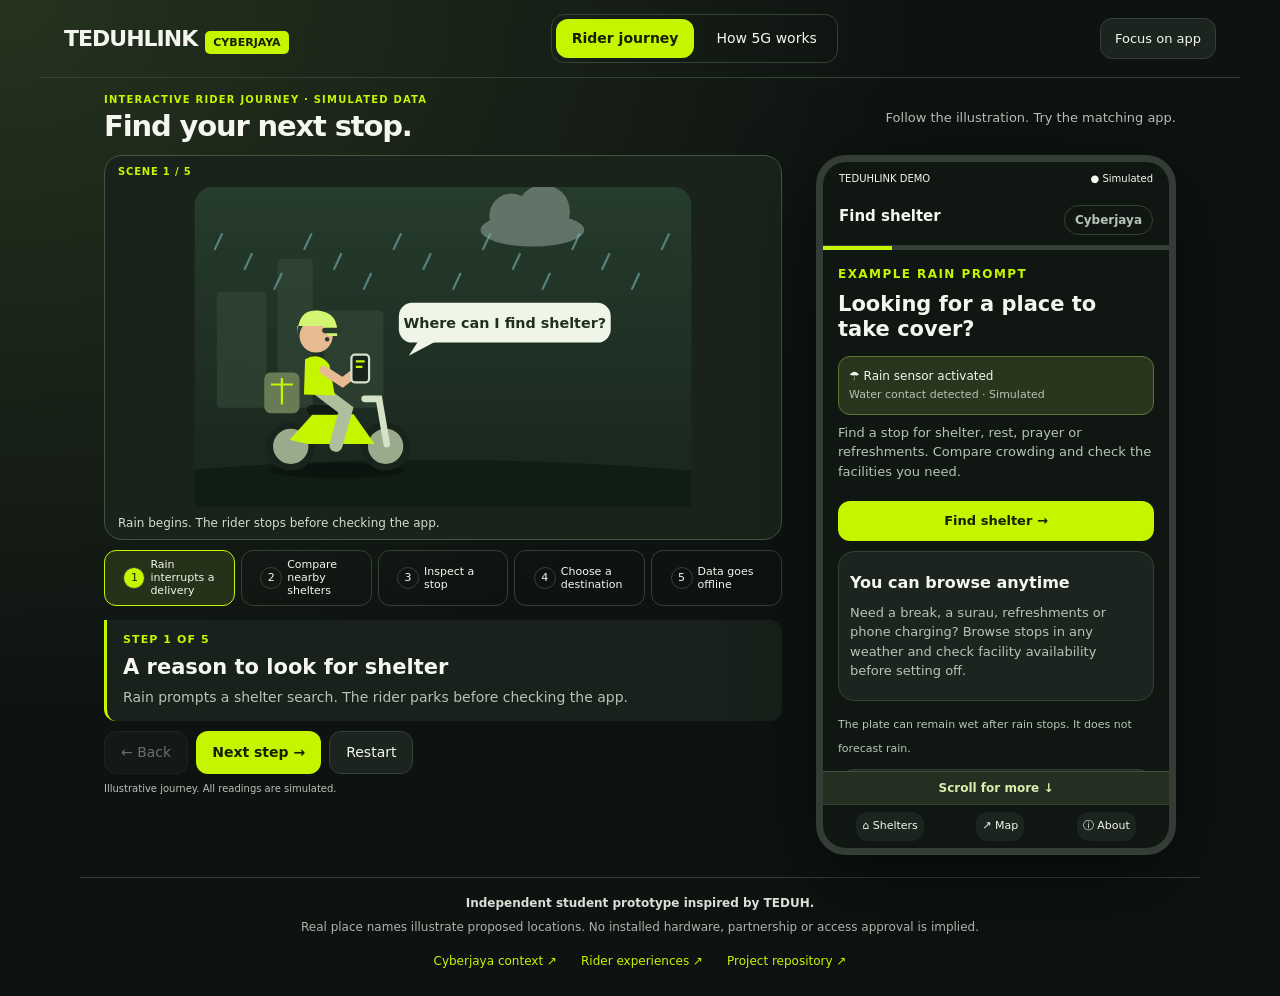
<file: docs/index.html>
<!doctype html>
<html lang="en"><head><meta charset="utf-8"><meta name="viewport" content="width=device-width,initial-scale=1"><title>TeduhLink | Presentation Demo v4</title>
<style>
.deploy{max-width:1300px;margin:60px auto;padding:32px;border:1px solid var(--line);border-radius:26px;background:#141d18;scroll-margin-top:20px}.deploy h2{font-size:clamp(27px,3vw,38px);margin:12px 0}.deploy-lead{max-width:780px}.deploy-tabs,.deploy-controls{display:flex;gap:10px;flex-wrap:wrap;margin:22px 0}.deploy-tabs button[aria-pressed=true]{background:var(--lime);color:#172000;border-color:var(--lime);font-weight:750}.deploy-diagram{display:grid;grid-template-columns:repeat(4,1fr);gap:20px;margin:24px 0}.deploy-node{position:relative;border:1px solid var(--line);border-radius:16px;background:#101713;padding:18px;min-width:0}.deploy-node:not(:last-child):after{content:'→';position:absolute;right:-18px;top:40%;color:var(--lime)}.deploy-node.active{border-color:var(--lime);box-shadow:0 0 0 2px #c6f50025}.deploy-node.done{border-color:#647941}.deploy-node .node-icon{font-size:26px;color:var(--lime)}.deploy-node h3{font-size:17px}.deploy-node p{font-size:14px;color:var(--muted)}.deploy-node .node-state{font-size:11px;text-transform:uppercase;letter-spacing:.06em;color:var(--lime)}.deploy-frame{background:#243124;border:1px solid #485843;padding:12px;border-radius:10px;margin-top:10px;min-height:75px}.deploy-person{display:inline-block;width:32px;height:52px;margin:0 5px 0 0;vertical-align:bottom;overflow:visible}.deploy-frame small{display:block;margin-top:7px}.deploy-packet{font-family:ui-monospace,monospace;font-size:12px;overflow-wrap:anywhere;background:#202b21;border-radius:8px;padding:10px;margin-top:12px;color:#e0efcc}.deploy-results{display:grid;gap:10px}.deploy-result{padding:10px;border-radius:10px;background:#263522;font-size:13px}.deploy-result strong{display:block;color:var(--lime)}.deploy-result.busy-result{background:#541d28}.deploy-result.busy-result strong{color:#ff9baa}.deploy-copy{padding:20px 24px;background:#25311f;border-radius:14px;min-height:115px}.deploy-copy h3{margin-top:0}.deploy-facts{display:grid;grid-template-columns:1fr 1fr;gap:20px;margin-top:25px}.deploy-facts .card{margin:0}.deploy-note{font-size:13px;color:var(--muted);margin-top:22px}.deploy-controls label{display:flex;align-items:center;gap:12px;border:1px solid var(--line);border-radius:12px;padding:10px 14px;font-size:14px}.deploy-controls select{background:#1c2420;color:#f4f6ef;border:1px solid #647941;padding:7px;border-radius:6px;font:inherit}.deploy-step{font-size:13px!important}.deploy-step[aria-current=step]{border-color:var(--lime);color:var(--lime)}.deploy-link{display:inline-block;margin-top:16px;font-weight:750}.deploy-progress{display:flex;gap:8px;flex-wrap:wrap}.deploy .paused-note{color:#ffadba}.clean .deploy{display:none}@media(max-width:900px){.deploy{margin:35px 20px;padding:22px}.deploy-diagram{grid-template-columns:1fr 1fr}.deploy-node:nth-child(2):after{display:none}}@media(max-width:540px){.deploy{margin:30px 16px;padding:18px}.deploy-diagram,.deploy-facts{grid-template-columns:1fr}.deploy-node:not(:last-child):after{content:'↓';right:50%;top:auto;bottom:-23px}.deploy-node:nth-child(2):after{display:block}.deploy-copy{padding:17px}.deploy-controls button{flex:1}.deploy-controls label{width:100%}}

</style><style>
:root{color-scheme:dark;--lime:#c6f500;--bg:#0e1311;--card:#1c2420;--muted:#b8c3b6;--line:#354036}*{box-sizing:border-box}body{margin:0;background:radial-gradient(ellipse at top left,#25331e 0,transparent 50%),var(--bg);color:#f4f6ef;font:16px/1.5 system-ui,sans-serif}button,a{font:inherit}button{cursor:pointer}button:focus-visible,a:focus-visible{outline:3px solid white;outline-offset:4px}button{border:1px solid var(--line);border-radius:12px;padding:12px 18px;background:var(--card);color:inherit}button:disabled{opacity:.4;cursor:default}a{color:var(--lime)}.primary{background:var(--lime);color:#172000;border:0;font-weight:750}.muted,small{color:var(--muted)}small{font-size:12px}.eyebrow{font-size:12px;letter-spacing:.12em;text-transform:uppercase;color:var(--lime);font-weight:750}header{max-width:1440px;margin:auto;padding:26px 32px;display:flex;justify-content:space-between;align-items:center;gap:12px;border-bottom:1px solid var(--line)}.brand{font-size:22px;font-weight:850;letter-spacing:-1px}.brand span{background:var(--lime);color:#162000;font-size:11px;letter-spacing:0;padding:5px 8px;border-radius:5px;margin-left:8px}.pill{display:inline-block;font-size:12px;padding:5px 10px;border:1px solid var(--line);border-radius:20px;color:var(--muted)}main{max-width:1360px;margin:32px auto;display:grid;grid-template-columns:1fr 390px .8fr;gap:38px;padding:0 30px;align-items:start}h1{font-size:clamp(30px,3.2vw,46px);letter-spacing:-.04em;line-height:1.13;margin:12px 0 18px}h2{font-size:24px;line-height:1.2}h3{font-size:18px;margin:8px 0}.intro{max-width:430px}.steps{display:grid;gap:9px;margin:28px 0}.step{text-align:left;display:flex;align-items:center;gap:12px;padding:13px;background:transparent}.step.active{border-color:var(--lime);background:#263119}.number{border:1px solid var(--line);border-radius:50%;width:28px;height:28px;display:grid;place-items:center;flex-shrink:0}.step.active .number{background:var(--lime);color:#172000}.controls{display:flex;gap:8px;flex-wrap:wrap}.phone{border:9px solid #343d35;border-radius:42px;background:#101713;box-shadow:0 24px 80px #0008;overflow:hidden;min-height:700px}.phone-top{padding:12px 22px;display:flex;justify-content:space-between;font-size:12px}.phone-brand{padding:14px 20px;border-bottom:1px solid var(--line);font-weight:800}.screen{padding:18px;min-height:545px}.screen p{margin:8px 0}.card{border:1px solid var(--line);border-radius:16px;padding:17px;margin:14px 0;background:var(--card)}.card.selected{border-color:var(--lime)}.tag{display:inline-block;padding:4px 9px;border-radius:7px;font-size:12px;background:#303c28;color:#dcf9b9}.busy{background:#b71930;color:#fff;border:1px solid #ed5265}.gray{background:#303631;color:#d5dcd1}.wide{width:100%;margin-top:14px}.notice{padding:13px;border-radius:12px;background:#29351c;border:1px solid #60762e;font-size:14px}.phone-nav{display:flex;justify-content:space-around;border-top:1px solid var(--line);padding:12px;font-size:12px}.phone-nav button{padding:8px;border:0;font-size:12px}.aside{padding-top:16px}.aside .card{background:#182019}.flow{display:grid;gap:10px;margin:18px 0}.flow div{padding:12px;background:#111812;border-radius:9px}.arrow{color:var(--lime);text-align:center}.footer{max-width:1300px;margin:36px auto;padding:20px 30px;border-top:1px solid var(--line);font-size:13px;color:var(--muted)}.map{height:205px;position:relative;background:repeating-linear-gradient(0deg,transparent,transparent 39px,#2b372b 40px),repeating-linear-gradient(90deg,#142018,#142018 39px,#2b372b 40px);border-radius:14px;overflow:hidden}.road{position:absolute;background:#44503f;height:16px;width:140%;top:95px;left:-25%;transform:rotate(-25deg)}.marker{position:absolute;z-index:1;background:var(--lime);color:#172000;padding:7px 12px;border-radius:8px;font-weight:750}.marker.a{left:20px;top:25px}.marker.b{right:14px;bottom:25px}.progress{height:4px;background:var(--line)}.progress div{height:100%;background:var(--lime);transition:width .2s}.about-copy{font-size:14px}body.clean main{display:block;max-width:440px}body.clean .intro,body.clean .aside{display:none}@media(max-width:1050px){main{grid-template-columns:1fr 370px;gap:25px}.aside{grid-column:1/-1;display:grid;grid-template-columns:1fr 1fr;gap:20px}}@media(max-width:700px){header{padding:18px;flex-wrap:wrap}main{display:flex;flex-direction:column;padding:0 16px;margin:24px auto;gap:25px}.intro,.phone,.aside{width:100%;max-width:440px;margin:auto}.steps{grid-template-columns:1fr 1fr;gap:6px}.step{font-size:13px;padding:9px}.aside{display:block}.phone{min-height:640px}.screen{min-height:500px}.footer{padding:20px}h1{font-size:34px}}
.rider-story{margin:22px 0 0;border:1px solid #42583c;border-radius:18px;overflow:hidden;background:#19231b}.rider-story svg{display:block;width:100%;height:auto}.story-top{display:flex;justify-content:space-between;padding:12px 15px;color:#c6f500;font-size:10px;font-weight:750;letter-spacing:.08em}.story-top span+span{color:#b8c3b6;font-weight:400;letter-spacing:0}.rider-story figcaption{padding:12px 15px;font-size:13px;line-height:1.5;color:#d3dfc8;min-height:63px}.story-rain{animation:drizzle 1s linear infinite}@keyframes drizzle{from{transform:translate(0,-4px)}to{transform:translate(-5px,8px)}}@media(prefers-reduced-motion:reduce){.story-rain{animation:none}}.shelter-heading{display:flex;align-items:center;justify-content:space-between;gap:12px}.shelter-icon{display:grid;place-items:center;background:#2b3527;color:var(--lime);width:38px;height:38px;border-radius:10px}.ui-icon{width:20px;height:20px;flex-shrink:0;vertical-align:middle}.tag{display:inline-flex;align-items:center;gap:7px;font-weight:650}.tag .ui-icon{width:16px;height:16px}.app-column{min-width:0;width:100%}.app-column>.card{margin:0 0 18px}.app-column>.card h2{font-size:22px}.app-column>.card p{font-size:14px}.app-column .phone{width:100%}@media(max-width:700px){.app-column{max-width:440px;margin:0 auto}}body.clean .app-column>.card{display:none}</style><style>
/* Compact presentation layout: one experience at a time. */
[hidden]{display:none!important}header{max-width:1200px;padding:14px 24px;gap:20px}.view-tabs{display:flex;gap:6px;padding:4px;border:1px solid var(--line);border-radius:13px}.view-tabs button{border:0;padding:9px 16px;font-size:14px;background:transparent}.view-tabs button[aria-pressed=true]{background:var(--lime);color:#172000;font-weight:750}#clean{font-size:13px;padding:10px 14px}main{max-width:1120px;grid-template-columns:minmax(0,1fr) 370px;gap:48px;margin:22px auto;padding:0 24px}.intro{max-width:none;min-width:0}.intro h1{font-size:32px;margin:5px 0 8px;line-height:1.15}.intro>.muted{font-size:14px;max-width:550px;margin:0 0 12px}.intro>.eyebrow{font-size:10px}.rider-story{margin:12px 0 0}.rider-story svg{max-height:300px}.story-top{padding:8px 14px}.rider-story figcaption{min-height:0;padding:9px 14px;font-size:12px}.steps{display:flex;gap:6px;margin:13px 0}.step{justify-content:center;flex:1;padding:8px 4px;font-size:11px;gap:5px;line-height:1.2}.step .number{width:22px;height:22px;font-size:11px}.step span:last-child{max-width:65px}.controls{margin-top:12px}.controls button{padding:10px 16px;font-size:14px}.step-explanation{border:0;border-left:3px solid var(--lime);border-radius:0;background:transparent;padding:4px 0 4px 14px;margin:12px 0}.step-explanation .eyebrow{font-size:10px}.step-explanation h2{font-size:19px;margin:5px 0}.step-explanation p{font-size:13px;line-height:1.5;margin:0;max-width:570px}.demo-note{font-size:11px;color:var(--muted);margin:10px 0 0}.app-column{width:370px}.phone{min-height:0;height:min(690px,calc(100dvh - 140px));display:flex;flex-direction:column;border-width:7px;border-radius:30px}.phone-top{padding:9px 16px;font-size:10px}.phone-brand{padding:10px 16px;font-size:15px}.phone .screen{min-height:0;flex:1;overflow-y:auto;overscroll-behavior:contain;padding:15px;scrollbar-width:thin;scrollbar-color:#526347 transparent}.phone .screen h2{font-size:22px;margin:9px 0 14px}.phone .screen h3{font-size:17px}.phone .screen .card{padding:13px;margin:12px 0}.phone .screen .notice{padding:10px;font-size:13px}.phone .screen p{font-size:14px}.phone .screen .wide{padding:11px 12px;font-size:14px;margin-top:12px}.phone-nav{padding:7px}.phone-nav button{padding:6px;font-size:11px}.footer{max-width:1120px;margin:18px auto;padding:13px 24px;font-size:11px;line-height:1.6}.deploy{max-width:1150px;margin:22px auto;padding:25px}.deploy h2{font-size:30px}.deploy-lead{font-size:14px}.deploy-facts{gap:15px}.deploy-facts .card p{font-size:13px}.deploy-node p{font-size:13px}.deploy-note{font-size:11px}.deploy-copy{min-height:0;padding:15px 20px}.deploy-copy p{font-size:14px;margin-bottom:0}.deploy-diagram{margin:18px 0}.deploy-tabs,.deploy-controls{margin:16px 0}.deploy-facts{margin-top:18px}.clean main{display:block;max-width:418px}.clean .intro{display:none}.clean .app-column{width:100%}.clean .phone{height:calc(100dvh - 140px)}
@media(min-width:900px) and (max-height:800px){main{margin:15px auto;gap:35px}.intro h1{font-size:27px}.rider-story svg{max-height:225px}.intro>.muted{font-size:13px}.step-explanation h2{font-size:17px}.step-explanation p{font-size:12px}.steps{margin:9px 0}.step{padding:6px 4px}.controls{margin-top:9px}.rider-story figcaption{padding:7px 13px}.footer{margin:10px auto}}
@media(max-width:899px){header{flex-wrap:wrap;gap:10px;padding:14px 18px}.view-tabs{order:3;width:100%;justify-content:center}.view-tabs button{flex:1}main{grid-template-columns:minmax(0,1fr) minmax(290px,340px);gap:22px;padding:0 18px}.app-column{width:100%}.phone{height:650px}.intro h1{font-size:27px}.steps{flex-wrap:wrap}.step{flex:1 0 28%}.rider-story svg{max-height:260px}.deploy{margin:18px}}
@media(max-width:650px){main{display:flex;flex-direction:column;gap:25px}.intro,.app-column{max-width:440px;width:100%;margin:auto}.phone{height:650px;max-height:85dvh}.steps{flex-wrap:nowrap}.step{flex:1}.step span:last-child{display:none}.intro h1{font-size:29px}.rider-story svg{max-height:280px}.deploy{padding:18px}.deploy h2{font-size:26px}}


.journey-heading{max-width:1120px;margin:14px auto 12px;padding:0 24px;display:flex;align-items:center;justify-content:space-between;gap:15px}.journey-heading h1{font-size:29px;margin:3px 0 0}.journey-heading .eyebrow{font-size:10px}.journey-heading p{font-size:13px;color:var(--muted)}
main{display:grid;grid-template-columns:minmax(0,1fr) 360px;align-items:stretch;gap:34px;margin:0 auto;max-width:1120px;padding:0 24px}
.intro{display:flex;flex-direction:column;min-width:0}.rider-story{margin:0}.rider-story svg{height:clamp(200px,36dvh,320px);max-height:none;width:100%}.story-top{padding:8px 13px}.story-top span+span{display:none}.rider-story figcaption{padding:8px 13px;font-size:12px;line-height:1.35}.app-column{width:360px}.phone{height:clamp(430px,calc(100dvh - 220px),650px);max-height:none}.steps{margin:10px 0 0}.step{padding:7px 3px}.step-explanation{margin:10px 0 0;padding:0 0 0 12px}.step-explanation h2{font-size:17px;margin:3px 0}.step-explanation p{font-size:12px;line-height:1.45}.step-explanation .eyebrow{font-size:9px}.controls{margin-top:10px}.demo-note{margin:7px 0 0;font-size:10px}.footer{margin:14px auto 0;padding:10px 24px;font-size:10px}.footer br{display:none}.footer a{white-space:nowrap}.footer:after{content:' · Presentation v5';color:#c6f500}.phone .screen h2{font-size:21px}.phone .screen .card{padding:11px;margin:10px 0}.phone .screen .card h3{font-size:16px}.phone .screen .shelter-heading small{font-size:10px}.phone .screen p{font-size:13px}.phone .screen small{font-size:11px}.phone .screen .notice{font-size:12px}.phone .screen .wide{font-size:13px;padding:10px}.clean .journey-heading{display:none}
@media(min-width:900px) and (max-height:720px){header{padding-top:9px;padding-bottom:9px}.journey-heading{margin:9px auto}.journey-heading h1{font-size:25px}.rider-story svg{height:29dvh}.phone{height:calc(100dvh - 185px);min-height:400px}.step-explanation p{font-size:11px}.step-explanation h2{font-size:15px}.step{font-size:10px}.controls button{padding:8px 12px}.footer{margin-top:9px}}
@media(min-width:651px) and (max-width:899px){main{display:grid;grid-template-columns:minmax(0,1fr) 320px;padding:0 18px;gap:20px}.app-column{width:320px}.journey-heading{padding:0 18px}.journey-heading p{display:none}.rider-story svg{height:250px}.phone{height:590px}.steps{flex-wrap:wrap}.step{flex:1 0 28%}}
@media(max-width:650px){.journey-heading{display:block;margin:16px auto;padding:0 18px}.journey-heading h1{font-size:27px}.journey-heading p{margin:5px 0 0}main{display:flex;flex-direction:column;padding:0 18px;gap:24px}.intro,.app-column{width:100%;max-width:440px}.rider-story svg{height:auto;max-height:300px}.phone{height:620px;max-height:85dvh}.steps{flex-wrap:nowrap}.step{flex:1}.footer{font-size:10px}.demo-note{font-size:11px}}

</style><style>.story-picture{display:block;width:100%;height:clamp(200px,36dvh,320px);object-fit:contain;background:#092c29}@media(min-width:900px) and (max-height:720px){.story-picture{height:29dvh}}@media(max-width:650px){.story-picture{height:auto;max-height:300px}}</style><style id="readability-v5">
.deploy-controls label{background:#303635;border-color:#59615b;color:#f1f4ef;box-shadow:inset 0 1px 0 #ffffff08}
.deploy-controls select{background:#202725;border-color:#87936e;color:#fff;min-width:112px}
.deploy-controls select:focus-visible{outline:2px solid var(--lime);outline-offset:3px}
.phone{height:clamp(470px,calc(100dvh - 185px),700px)}
.scroll-cue{display:block;flex:0 0 auto;width:100%;border:0;border-top:1px solid #414b3e;border-radius:0;padding:7px 12px;background:#252f21;color:#d8efad;font-size:12px;text-align:center;font-weight:650}
.scroll-cue[hidden]{display:none!important}
.phone .screen{scrollbar-width:thin;scrollbar-color:#82946b #172019}
@media(max-width:650px){.phone{height:680px;max-height:88dvh}}
</style><style id="footer-v6">
.footer{max-width:1120px;margin:22px auto 0;padding:16px 24px 22px;font-size:12px;line-height:1.6;text-align:center}
.footer p{margin:0 0 5px}.footer p:first-child{color:#d9e1d6;font-weight:600}
.footer-disclosure{max-width:760px;margin:0 auto!important;color:#aab5a7}
.footer-links{display:flex;justify-content:center;flex-wrap:wrap;gap:8px 24px;margin-top:12px}
.footer-links a{text-decoration:none;padding:3px 0}.footer-links a:hover{text-decoration:underline}
.footer:after{content:none}
</style><style id="step-explanation-v7">
.step-explanation{margin-top:14px;padding:12px 16px;border-left:3px solid var(--lime);background:#18211b;border-radius:0 12px 12px}
.step-explanation .eyebrow{font-size:11px;letter-spacing:.1em}
.step-explanation h2{font-size:21px;line-height:1.3;margin:6px 0}
.step-explanation p{font-size:14px;line-height:1.55;margin:0}
@media(max-width:650px){.step-explanation{padding:12px 14px}.step-explanation h2{font-size:20px}}
</style><style>.amenities{margin:12px 0;padding:12px;background:#252d28;border-radius:10px}.amenities>small{display:block;color:#c1cbbb;font-size:10px;line-height:1.5}.amenity-tags{display:flex;flex-wrap:wrap;gap:6px;margin:9px 0}.amenity-tags span{font-size:11px;padding:5px 7px;border:1px solid #59644f;border-radius:6px;background:#1a231d}</style></head><body>
<header><div class="brand">TEDUHLINK<span>CYBERJAYA</span></div><nav class="view-tabs" aria-label="Demo views"><button id="view-journey" aria-pressed="true">Rider journey</button><button id="view-network" aria-pressed="false">How 5G works</button></nav><button id="clean">Focus on app</button></header>
<section class="journey-heading" id="journey-heading"><div><div class="eyebrow">Interactive rider journey · Simulated data</div><h1>Find your next stop.</h1></div><p>Follow the illustration. Try the matching app.</p></section><main><section class="intro"><div id="rider-scene" aria-live="polite"></div><div class="steps" id="steps"></div><div class="step-explanation"><div class="eyebrow" id="step-label"></div><h2 id="explain-title"></h2><p class="muted" id="explain"></p></div><div class="controls"><button id="back">← Back</button><button class="primary" id="next">Next step →</button><button id="restart">Restart</button></div><p class="demo-note">Illustrative journey. All readings are simulated.</p></section>
<div class="app-column"><section class="phone" aria-label="TeduhLink phone prototype"><div class="phone-top"><span>TEDUHLINK DEMO</span><span>● Simulated</span></div><div class="phone-brand">Find shelter <span class="pill" style="float:right">Cyberjaya</span></div><div class="progress"><div id="progress"></div></div><div id="screen" class="screen" aria-live="polite"></div><button class="scroll-cue" id="scroll-cue" aria-controls="screen" hidden>Scroll for more ↓</button><nav class="phone-nav" aria-label="App navigation"><button data-go="1">⌂ Shelters</button><button data-go="3">↗ Map</button><button id="about">ⓘ About</button></nav></section></div>
</main>
<section class="deploy" id="deployment" hidden aria-label="Interactive 5G deployment explainer"></section><script>
(()=>{
  const host=document.getElementById('deployment');
  host.innerHTML=`<div class="eyebrow">Behind the experience · Interactive architecture</div><h2>How 5G connects the shelter network</h2><p class="muted deploy-lead">Follow an image from a shelter camera to an automatic crowd estimate in the app. Switch views to compare our working prototype with the proposed deployment.</p><div class="deploy-tabs" role="group" aria-label="Architecture version"><button data-mode="proposed" aria-pressed="true">Proposed 5G network</button><button data-mode="current" aria-pressed="false">Current working prototype</button></div><div id="deploy-summary" class="notice"></div><div class="deploy-controls"><button id="deploy-play" class="primary">▶ Play automatic flow</button><button id="deploy-next">Next stage →</button><button id="deploy-reset">Reset</button><label>Petronas example count <select id="deploy-count"><option value="1">1 person</option><option value="3">3 people</option><option value="0">No people</option></select></label></div><div class="deploy-progress" aria-label="Explore a stage"></div><div class="deploy-diagram"></div><div class="deploy-copy" aria-live="polite"></div><div class="deploy-facts"><div class="card"><div class="eyebrow">Why 5G contributes</div><h3>Carry images from dispersed shelters</h3><p class="muted">A 5G gateway provides a wireless uplink where a new fixed line is impractical. Camera images create the larger data workload, while the rider receives a compact result. The pilot would compare upload reliability and observation age against 4G or a fixed connection.</p></div><div class="card"><div class="eyebrow">Why share the AI server?</div><h3>Maintain one service for many stops</h3><p class="muted">One managed server can run the same detector for participating stops, keeping each location’s results separate. Model updates happen centrally. Each site still needs a suitable camera, a capture device and permission to operate.</p></div></div><p class="deploy-note">Interactive explanation only. All images, counts and data transfers here are simulated. The proposed server deployment and 5G performance have not been demonstrated by this page. 4G or fixed connectivity may also be suitable. The ESP32 sends rain-contact readings separately through the gateway.</p>`;
  let mode='proposed',stage=0,timer=null,count=1;
  const descriptions={proposed:[['Automatic capture','At each participating shelter, a capture program takes selected camera frames and attaches the stop ID and capture time. No person needs to upload a picture.'],['Automatic upload through 5G','The capture program sends the images through the site’s 5G router to the AI server. The router supplies connectivity; it does not run the people detector.'],['AI estimates people automatically','A pretrained person detector runs on the shared server. The backend stores each result with its stop ID and capture time. Petronas and Shell remain separate records.'],['The app refreshes automatically','The app fetches the newest count, crowd category and observation age. Riders receive results, not the camera feed. No manual count approval is needed.']],current:[['Camera captures frames','Your prototype camera supplies frames to the program on your laptop. The rain sensor follows its own independent data path.'],['Laptop runs the detector','The people-detection model runs locally on the laptop and estimates how many people are visible in the camera zone.'],['Program sends the result','The program automatically posts the count to the backend with its stop ID. This version sends a count rather than images for remote AI processing.'],['App displays the observation','The app retrieves the backend result and shows the crowd estimate. The team has confirmed the camera-to-app and rain-sensor-to-app tests passed.']]};
  const q=s=>host.querySelector(s);
  const category=n=>n===0?'No people detected':n>=3?'Busy':'Some people detected';
  function stop(){if(timer)clearInterval(timer);timer=null;q('#deploy-play').textContent='▶ Play automatic flow';}
  function render(){
    host.querySelectorAll('[data-mode]').forEach(b=>b.setAttribute('aria-pressed',String(b.dataset.mode===mode)));
    q('#deploy-summary').textContent=mode==='proposed'?'PROPOSED: camera images → 5G connection → shared AI server → backend → rider app.':'WORKING PROTOTYPE: camera → laptop AI → backend → rider app. Local updates via a mobile hotspot; proposed 5G deployment connects shelter cameras to shared AI.';
    const names=mode==='proposed'?['Shelter cameras','5G gateway','Shared AI + backend','Rider app']:['Camera','Laptop AI','Backend','Rider app'];
    const icons=['▣',mode==='proposed'?'◉':'▤','⚙','▯'];
    q('.deploy-progress').innerHTML=names.map((n,i)=>`<button class="deploy-step" data-stage="${i}" ${i===stage?'aria-current="step"':''}>${i+1}. ${n}</button>`).join('');
    const people='<svg class="deploy-person" viewBox="0 0 40 64" aria-hidden="true"><circle cx="20" cy="9" r="7" fill="#efbc8f"/><path d="M13 21 Q20 17 27 21 L29 39 H11Z" fill="#c6f500"/><path d="M12 23 L7 37 M28 23 L33 37" fill="none" stroke="#efbc8f" stroke-width="5" stroke-linecap="round"/><path d="M15 40 L14 57 M25 40 L26 57" fill="none" stroke="#aebfa6" stroke-width="6" stroke-linecap="round"/><path d="M10 60 H17 M24 60 H31" stroke="#edf3e8" stroke-width="4" stroke-linecap="round"/></svg>'.repeat(count);
    const frame=`<div class="deploy-frame">${people}<small>Petronas: example camera zone</small></div>`;
    const results=`<div class="deploy-results"><div class="deploy-result ${count>=3?'busy-result':''}"><strong>Petronas Cottage Walk</strong>${count} ${count===1?'person':'people'} · ${category(count)}<br>Example current observation</div><div class="deploy-result busy-result"><strong>Shell Shaftsbury Square</strong>3 people · Busy<br>Separate example observation</div></div>`;
    const payload=mode==='proposed'?'image + stop ID + capture time':'count + stop ID + capture time';
    const contents=mode==='proposed'?[frame,'<p>Wi-Fi / Ethernet in<br>5G mobile uplink out</p><div class="deploy-packet">'+payload+'</div>',stage>=2?`<div class="deploy-packet">Petronas → ${count}<br>Shell → 3<br>Same model, separate records</div>`:'<p>Waiting for camera frames</p>',stage===3?results:'<p>App receives results after AI processing</p>']:[frame,stage>=1?`<div class="deploy-packet">AI estimate: ${count}<br>${category(count)}</div>`:'<p>Waiting for camera frames</p>',stage>=2?'<div class="deploy-packet">'+payload+'</div>':'<p>Waiting for count upload</p>',stage===3?results:'<p>App receives results after upload</p>'];
    q('.deploy-diagram').innerHTML=names.map((n,i)=>`<div class="deploy-node ${i===stage?'active':i<stage?'done':''}"><span class="node-state">${i===stage?'Current stage':i<stage?'Completed':'Next'}</span><div class="node-icon" aria-hidden="true">${icons[i]}</div><h3>${i+1}. ${n}</h3>${contents[i]}</div>`).join('');
    const d=descriptions[mode][stage];q('.deploy-copy').innerHTML=`<h3>${d[0]}</h3><p>${d[1]}</p>`;q('#deploy-next').disabled=stage===3;
  }
  host.addEventListener('click',e=>{const b=e.target.closest('button');if(!b)return;if(b.dataset.mode){stop();mode=b.dataset.mode;stage=0;render();}else if(b.dataset.stage){stop();stage=Number(b.dataset.stage);render();}else if(b.id==='deploy-play'){if(timer){stop();return;}stage=0;render();b.textContent='Ⅱ Pause';timer=setInterval(()=>{stage++;render();if(stage===3)stop();},2200);}else if(b.id==='deploy-next'){stop();stage=Math.min(3,stage+1);render();}else if(b.id==='deploy-reset'){stop();stage=0;render();}});
  q('#deploy-count').addEventListener('change',e=>{stop();count=Number(e.target.value);stage=0;render();});
  render();
})();

</script><footer class="footer">
<p>Independent student prototype inspired by TEDUH.</p>
<p class="footer-disclosure">Real place names illustrate proposed locations. No installed hardware, partnership or access approval is implied.</p>
<nav class="footer-links" aria-label="Sources and project links">
<a href="https://mediaselangor.com/en/2025/09/320927" target="_blank" rel="noopener">Cyberjaya context ↗</a>
<a href="https://mediaselangor.com/en/2026/09/393885" target="_blank" rel="noopener">Rider experiences ↗</a>
<a href="https://github.com/d1msums/teduhlink" target="_blank" rel="noopener">Project repository ↗</a>
</nav></footer>
<script>
// Original vector illustrations; all scenes are explanatory simulations.
function drawRiderStory(step) {
  const captions = [
    'Rain begins. The rider stops before checking the app.',
    'Suggested: Petronas is closer (830 m vs 1.2 km) and less crowded. Example distances.',
    'Check the example distance from the rider to the stop.',
    'The rider chooses the suggested Petronas stop. Illustrative arrival.',
    'Camera offline? Show unavailable, not an old count.'
  ];
  const person = (x, y, color = '#a9b5a2') => `<g transform="translate(${x} ${y})"><circle cy="-21" r="7" fill="#e8ba91"/><path d="M-8-10 Q0-16 8-10 L10 12 H-10Z" fill="${color}"/><path d="M-5 12V26M5 12V26" stroke="#a9b5a2" stroke-width="5" stroke-linecap="round"/></g>`;
  const shelter = (x, y, label, count, selected = false) => `<g transform="translate(${x} ${y})"><path d="M0 20L16 0H118L134 20Z" fill="${selected ? '#c6f500' : '#586754'}"/><path d="M12 20V103M122 20V103" stroke="#829278" stroke-width="6"/><path d="M19 79H114M27 79V99M105 79V99" stroke="#5e7056" stroke-width="5"/><text x="67" y="-10" text-anchor="middle" fill="#edf5df" font-size="12" font-weight="700">${label}</text>${Array.from({length:count},(_,i)=>person(count===1?47:24+i*(86/(count-1)),58,selected?'#b5d76c':'#dc7180')).join('')}</g>`;
  const rider = (x, y, scale = 1) => `<g transform="translate(${x} ${y}) scale(${scale})">
    <ellipse cx="4" cy="99" rx="61" ry="7" fill="#000" opacity=".3"/>
    <g stroke="#17231b" stroke-width="6"><circle cx="-38" cy="77" r="19" fill="#9aaa8d"/><circle cx="48" cy="77" r="19" fill="#9aaa8d"/></g>
    <path d="M-39 71L-18 48H19L38 75H-23Z" fill="#c6f500"/><path d="M29 34H42L49 75" fill="none" stroke="#d5e2c7" stroke-width="6" stroke-linecap="round"/>
    <path d="M-19 44H10" stroke="#111b14" stroke-width="9" stroke-linecap="round"/>
    <rect x="-62" y="10" width="32" height="37" rx="6" fill="#677c55"/><path d="M-56 21H-36M-46 15V39" stroke="#c6f500" stroke-width="2"/>
    <path d="M-12 26L12 44L3 76" fill="none" stroke="#aebf9e" stroke-width="12" stroke-linecap="round"/>
    <path d="M-25-2Q-12-9-3 3L2 31L-26 30Z" fill="#c6f500"/>
    <path d="M-8 8L9 19L22 9" fill="none" stroke="#e8ba91" stroke-width="8" stroke-linecap="round"/>
    <rect x="17" y="-6" width="16" height="25" rx="3" fill="#17231b" stroke="#d4e1cb" stroke-width="2"/><path d="M21 0H29M21 5H27" stroke="#c6f500" stroke-width="2"/>
    <circle cx="-15" cy="-23" r="15" fill="#e8ba91"/><path d="M-32-23Q-32-48-13-46Q6-44 4-23H-4L-9-32H-32Z" fill="#d2f671"/><path d="M-7-28H6" stroke="#263b2c" stroke-width="5" stroke-linecap="round"/><circle cx="-5" cy="-20" r="2" fill="#263b2c"/>
  </g>`;
  const rain = `<g class="story-rain" stroke="#83bfc0" stroke-width="2" opacity=".55">${Array.from({length:16},(_,i)=>`<path d="M${25+i*27} ${42+(i%3)*18}l-7 15"/>`).join('')}</g>`;
  const cloud = `<g fill="#607468"><ellipse cx="306" cy="39" rx="47" ry="15"/><circle cx="287" cy="26" r="20"/><circle cx="316" cy="22" r="24"/></g>`;
  const bubble = (text, x=169, y=80) => `<g><rect x="${x}" y="${y}" width="192" height="36" rx="12" fill="#f0f6e7"/><path d="M${x+18} ${y+34}l-9 14 26-14" fill="#f0f6e7"/><text x="${x+96}" y="${y+23}" text-anchor="middle" fill="#21301e" font-size="13" font-weight="700">${text}</text></g>`;
  const stationLabel=(x,brand,place,selected)=>`<g><rect x="${x-69}" y="205" width="138" height="45" rx="9" fill="#142019" stroke="${selected?'#c6f500':'#e86a78'}"/><text x="${x}" y="223" text-anchor="middle" fill="${selected?'#c6f500':'#ffb7c1'}" font-size="12" font-weight="750">${brand}</text><text x="${x}" y="239" text-anchor="middle" fill="#edf5df" font-size="11">${place}</text></g>`;
  let scene;
  if(step===0) scene=cloud+rain+rider(125,158)+bubble('Where can I find shelter?',185,105);
  if(step===1) scene=`<rect x="281" y="52" width="158" height="202" rx="15" fill="#c6f500" fill-opacity=".05" stroke="#c6f500" stroke-width="2"/><rect x="195" y="14" width="244" height="28" rx="10" fill="#c6f500"/><text x="317" y="33" text-anchor="middle" fill="#192411" font-size="12" font-weight="750">Closer + less crowded</text>`+shelter(140,90,'BUSY · 3 PEOPLE',3)+shelter(292,90,'1 PERSON',1,true)+rider(71,197,.7)+stationLabel(207,'Shell','Shaftsbury Square',false)+stationLabel(359,'Petronas','Cottage Walk',true)+`<path d="M114 267Q228 291 344 264" fill="none" stroke="#c6f500" stroke-width="3" stroke-dasharray="6 5"/><path d="M333 260l13 3-9 9" fill="none" stroke="#c6f500" stroke-width="3"/>`;
  if(step===2) scene=shelter(235,100,'PETRONAS',1,true)+rider(91,185,.8)+`<path d="M132 225H290" fill="none" stroke="#c6f500" stroke-width="2" stroke-dasharray="5 6"/><path d="M139 220l-8 5 8 5M283 220l8 5-8 5" fill="none" stroke="#c6f500" stroke-width="2"/><rect x="154" y="233" width="168" height="31" rx="10" fill="#26351f"/><text x="238" y="253" text-anchor="middle" fill="#d7f4ad" font-size="12">830 m · Example distance</text><rect x="178" y="44" width="215" height="36" rx="12" fill="#25351f" stroke="#c6f500"/><text x="285" y="67" text-anchor="middle" fill="#c6f500" font-size="13">1 person · Example estimate</text>`;
  if(step===3) scene=`<rect x="80" y="14" width="290" height="32" rx="11" fill="#c6f500"/><text x="225" y="35" text-anchor="middle" fill="#172000" font-size="13" font-weight="750">Chosen: the app's suggested stop</text><g transform="translate(116 87) scale(1.6)"><path d="M0 20L16 0H118L134 20Z" fill="#c6f500"/><path d="M12 20V83M122 20V83" stroke="#829278" stroke-width="5"/><path d="M24 63H110M32 63V80M103 63V80" stroke="#5e7056" stroke-width="4"/><text x="67" y="-9" text-anchor="middle" fill="#edf5df" font-size="10" font-weight="750">PETRONAS COTTAGE WALK</text>${person(90,42,'#b5d76c')}</g>`+rider(197,183,.8)+`<circle cx="348" cy="192" r="21" fill="#c6f500"/><path d="M338 192l7 7 14-16" fill="none" stroke="#172000" stroke-width="4" stroke-linecap="round" stroke-linejoin="round"/><text x="225" y="281" text-anchor="middle" fill="#b8c3b6" font-size="11">Illustrative arrival · Access requires verification</text>`;
  if(step===4) scene=rider(90,190,.8)+shelter(277,120,'STATUS UNKNOWN',0)+`<g transform="translate(234 50)"><rect width="57" height="31" rx="7" fill="#899480"/><path d="M57 8l16-7v29L57 23" fill="#899480"/><path d="M-6-7L79 39" stroke="#ffbe83" stroke-width="5"/></g>`+bubble('Crowding unavailable',180,100)+`<circle cx="204" cy="215" r="17" fill="#293f27"/><path d="M204 204q-16 18 0 18q16 0 0-18" fill="#a3d8d0"/><text x="231" y="220" fill="#c9e1bc" font-size="11">Rain sensor still updating</text>`;
  return `<figure class="rider-story"><div class="story-top"><span>SCENE ${step+1} / 5</span><span>Illustrative journey</span></div><svg viewBox="0 0 450 290" role="img" aria-label="${captions[step]}"><defs><linearGradient id="storySky" x2="0" y2="1"><stop stop-color="#263c2c"/><stop offset="1" stop-color="#18251d"/></linearGradient></defs><rect width="450" height="290" rx="16" fill="url(#storySky)"/><g fill="#354a39" opacity=".6"><rect x="20" y="95" width="45" height="105" rx="4"/><rect x="75" y="65" width="32" height="135" rx="4"/><rect x="117" y="112" width="54" height="88" rx="4"/></g><path d="M0 256Q220 238 450 257V290H0Z" fill="#101d15"/>${scene}</svg><figcaption>${captions[step]}</figcaption></figure>`;
}

</script><script>
const storyCaptions=["Rain interrupts a delivery. Stop safely before using the app.", "Compare two example shelters. Petronas is closer and less crowded.", "Check the example distance and crowd estimate.", "The rider chooses the suggested shelter. Access needs verification.", "Crowding is unavailable; the rain sensor can still update."];
const journey=[
['Rain interrupts a delivery','A reason to look for shelter','Rain prompts a shelter search. The rider parks before checking the app.'],
['Compare nearby shelters','A suggestion with a reason','Petronas is suggested: 830 m and 1 person, compared with 1.2 km and 3 at Shell. Example data; the rider chooses.'],
['Inspect a stop','Understand the estimate','Check the estimate and distance. People counts do not guarantee available space.'],
['Choose a destination','Choose the suggested shelter','The rider chooses Petronas. The illustrated arrival follows the app’s suggestion.'],
['Data goes offline','Old data becomes unavailable','Crowding becomes unavailable independently of the rain sensor. The app does not present an expired count as current.']];
let current=0;
const $=id=>document.getElementById(id);
const source='<p><small>Simulated data · Proposed location</small></p>';
function uiIcon(type){const paths=type==='fuel'?'<path d="M4 21V4a1 1 0 0 1 1-1h8a1 1 0 0 1 1 1v17M3 21h12M4 10h10M17 5l3 3v10a2 2 0 0 1-4 0v-4h-2M18 6v4h2"/>':'<circle cx="9" cy="7" r="3"/><path d="M3 21v-4a6 6 0 0 1 12 0v4M16 4a3 3 0 0 1 0 6M17 13a5 5 0 0 1 4 5v3"/>';return `<svg class="ui-icon" viewBox="0 0 24 24" fill="none" stroke="currentColor" stroke-width="1.8" stroke-linecap="round" stroke-linejoin="round" aria-hidden="true">${paths}</svg>`;}
function amenities(){return `<div class="amenities"><small>FACILITIES TO CHECK · NOT YET VERIFIED AT THIS STOP</small><div class="amenity-tags"><span>⛽ Fuel</span><span>☕ Mart / refreshments</span><span>🕌 Surau</span><span>🔌 Phone charging</span><span>🚻 Toilet</span></div><small>Availability, opening hours and access require confirmation with the site owner.</small></div>`;}
function card(name,crowd,busy,action){return `<article class="card ${busy?'':'selected'}"><div class="shelter-heading"><small>PROPOSED SHELTER</small><span class="shelter-icon" aria-hidden="true">${uiIcon("fuel")}</span></div><h3>${name}</h3><p><small>↗ ${busy?'1.2 km':'830 m'} · Example distance from rider</small></p>${action?'<p class="notice">✓ Suggested · Closer &amp; less crowded<br><small>830 m · 1 person · Space not guaranteed.</small></p>':''}<span class="tag ${busy?'busy':''}">${uiIcon("people")}${crowd}</span>${amenities()}${action?'<button class="primary wide" data-go="2">Explore suggested stop →</button>':''}</article>`;}
function render(){
document.getElementById("rider-scene").innerHTML=drawRiderStory(current);
$('steps').innerHTML=journey.map((s,i)=>`<button class="step ${i===current?'active':''}" data-go="${i}" ${i===current?'aria-current="step"':''}><span class="number">${i+1}</span><span>${s[0]}</span></button>`).join('');
$('step-label').textContent=`Step ${current+1} of 5`;$('explain-title').textContent=journey[current][1];$('explain').textContent=journey[current][2];$('progress').style.width=`${(current+1)*20}%`;$('back').disabled=current===0;$('next').disabled=current===4;
const views=[
`<div class="eyebrow">Example rain prompt</div><h2>Looking for a place to take cover?</h2><div class="notice">☂ Rain sensor activated<br><small>Water contact detected · Simulated</small></div><p class="muted">Find a stop for shelter, rest, prayer or refreshments. Compare crowding and check the facilities you need.</p><button class="primary wide" data-go="1">Find shelter →</button><div class="card"><h3>You can browse anytime</h3><p class="muted">Need a break, a surau, refreshments or phone charging? Browse stops in any weather and check facility availability before setting off.</p></div><small>The plate can remain wet after rain stops. It does not forecast rain.</small><div class="card"><small>PLANNED WEATHER INTEGRATION</small><h3>MET Malaysia forecasts &amp; warnings</h3><p class="muted">Area weather updates would complement local sensor readings. Not connected in this demo.</p><a href="https://developer.data.gov.my/realtime-api/weather" target="_blank" rel="noopener">Official data source ↗</a></div>`,
`<div class="eyebrow">Compare your options</div><h2>Shelter options</h2><small>Two illustrative listings · All readings simulated</small>${card('Shell Shaftsbury Square','Busy · Example estimate: 3',true,false)}${card('Petronas Cottage Walk','Some people detected · Estimate: 1',false,true)}<small>Facilities and rider access require site verification. No spaces are guaranteed.</small>`,
`<div class="eyebrow">Shelter details</div><h2>Petronas Cottage Walk</h2>${source}${amenities()}<p><span class="tag">↗ 830 m · Example distance</span></p><div class="card selected"><small>ESTIMATED CROWDING</small><h3>Some people detected</h3><span class="tag">Example count: 1 person</span><p><small>Fresh observation in this scenario</small></p></div><div class="card"><small>RAIN SENSOR</small><h3>Sensor wet</h3><small>Water contact, not shelter-floor conditions.</small></div><small>Demo threshold: 3+ people = busy. Access and facilities are pending verification.</small><button class="primary wide" data-go="3">View on concept map →</button>`,
`<div class="eyebrow">Illustrative map · Not for navigation</div><h2>Explore the destination</h2><div class="map" aria-label="Schematic locations, not geographically accurate"><div class="road"></div><span class="marker a">A · Petronas</span><span class="marker b">B · Shell</span></div><div class="card"><h3>Petronas Cottage Walk</h3><p class="muted">In a deployed service, verified coordinates would open in a navigation app.</p><small>Directions pending location and access verification.</small></div><button class="primary wide" data-go="4">What if the camera goes offline? →</button>`,
`<div class="eyebrow">Independent sensor updates</div><h2>Information you can interpret</h2><div class="card"><small>CAMERA OBSERVATION</small><h3>Crowding unavailable</h3><span class="tag gray">Example expired reading</span><p class="muted">Check other listed stops. An old count is no longer shown as current.</p></div><div class="card selected"><small>RAIN SENSOR</small><h3>Sensor wet</h3><span class="tag">Separate feed still updating</span></div><button class="primary wide" data-go="0">Replay the journey ↻</button>`];
$('screen').innerHTML=views[current];$('screen').scrollTop=0;}
document.addEventListener('click',e=>{const b=e.target.closest('[data-go]');if(b){current=Number(b.dataset.go);render();}});
$('next').onclick=()=>{if(current<4){current++;render();}};$('back').onclick=()=>{if(current>0){current--;render();}};$('restart').onclick=()=>{current=0;render();};
$('clean').onclick=()=>{document.body.classList.toggle('clean');$('clean').textContent=document.body.classList.contains('clean')?'Show guided journey':'Focus on app';};
function showView(network){document.querySelector('main').hidden=network;$('journey-heading').hidden=network;$('deployment').hidden=!network;$('view-journey').setAttribute('aria-pressed',String(!network));$('view-network').setAttribute('aria-pressed',String(network));$('clean').hidden=network;document.body.classList.remove('clean');$('clean').textContent='Focus on app';} $('view-journey').onclick=()=>showView(false);$('view-network').onclick=()=>showView(true);
$('about').onclick=()=>{$('screen').innerHTML='<div class="eyebrow">About the prototype</div><h2>Shelter discovery, with context.</h2><p class="about-copy">TeduhLink explores how rain-contact prompts and estimated crowding could help Cyberjaya riders choose where to stop.</p><div class="card"><h3>This page is simulated</h3><p class="muted">It does not connect to a camera, rain plate or live backend. Our indoor hardware demonstration provides separate evidence of those connections.</p></div><p class="about-copy">Inspired by TEDUH. Independent student project; no official endorsement. The need for live crowding information still requires rider validation.</p><button class="primary wide" data-go="0">Start the journey →</button>';};render();
</script><script>
(()=>{
 const screen=document.getElementById('screen'),cue=document.getElementById('scroll-cue');
 function updateCue(){
  const overflow=screen.scrollHeight>screen.clientHeight+3;
  const bottom=screen.scrollHeight-screen.clientHeight-screen.scrollTop<5;
  if(cue.hidden===overflow)cue.hidden=!overflow;
  cue.textContent=bottom?'Back to top ↑':'Scroll for more ↓';
 }
 cue.addEventListener('click',()=>{
  const bottom=screen.scrollHeight-screen.clientHeight-screen.scrollTop<5;
  screen.scrollTo({top:bottom?0:screen.scrollTop+screen.clientHeight*.7,behavior:'smooth'});
 });
 screen.addEventListener('scroll',updateCue,{passive:true});
 new MutationObserver(()=>requestAnimationFrame(updateCue)).observe(screen,{childList:true,subtree:true});
 new ResizeObserver(updateCue).observe(screen);
 window.addEventListener('load',updateCue);updateCue();
})();
</script></body></html>
</file>
